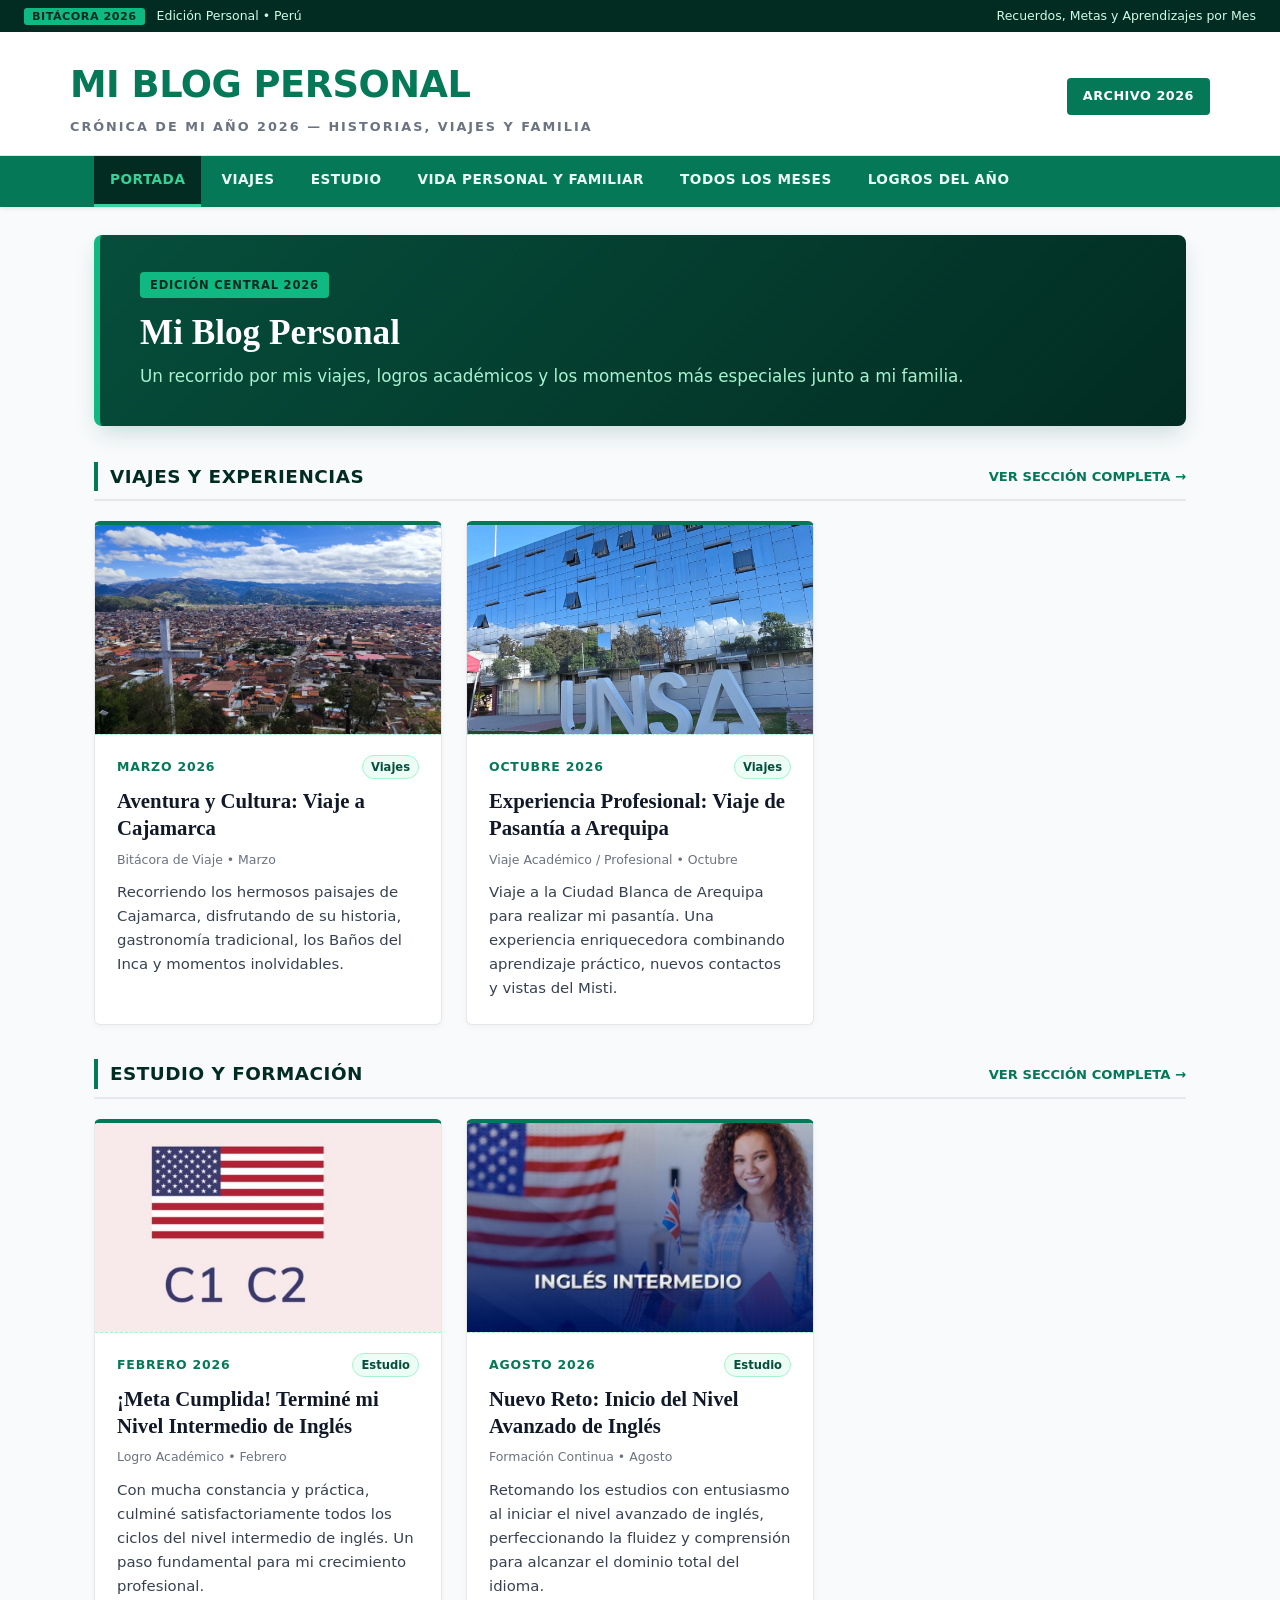
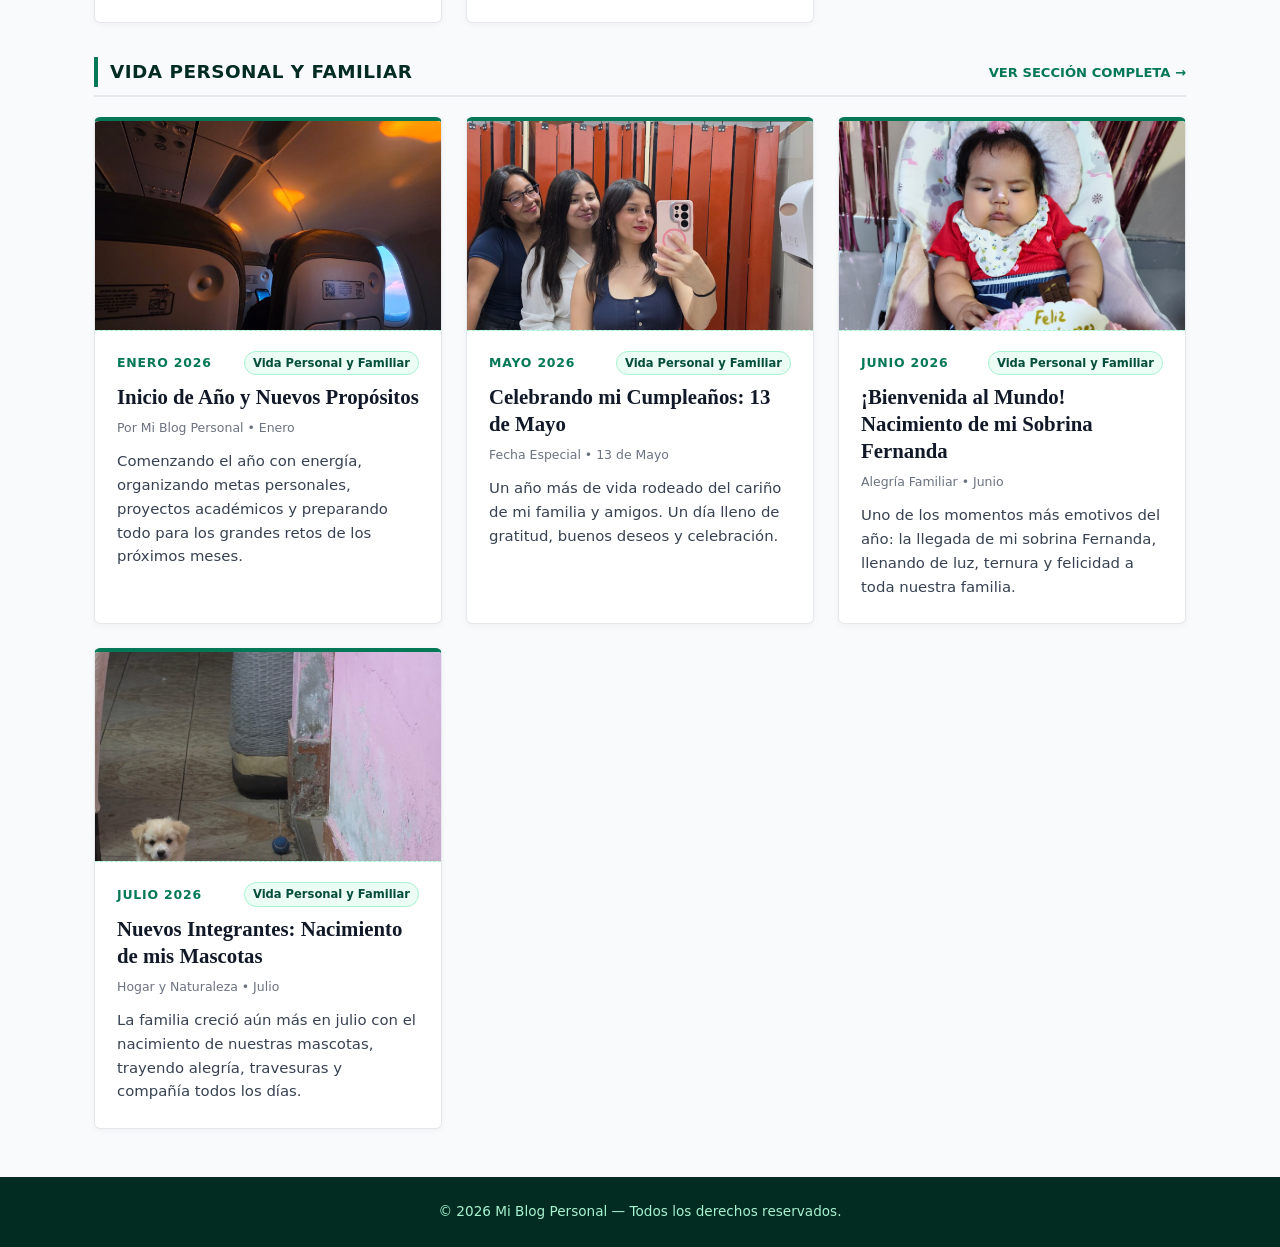
<file: blog/mi_blog_personal/index.html>
<!DOCTYPE html>
<html lang="es">
<head>
    <meta charset="UTF-8">
    <meta name="viewport" content="width=device-width, initial-scale=1.0">
    <title>Portada — Mi Blog Personal</title>
    <link rel="stylesheet" href="estilos.css">
</head>
<body>

    <div class="top-bar">
        <div>
            <span class="badge-live">Bitácora 2026</span>
            <span>Edición Personal • Perú</span>
        </div>
        <div>Recuerdos, Metas y Aprendizajes por Mes</div>
    </div>

    <header>
        <div class="header-inner">
            <div>
                <a href="index.html" class="site-title">Mi Blog Personal</a>
                <div class="site-subtitle">Crónica de mi año 2026 — Historias, viajes y familia</div>
            </div>
            <a href="meses.html" class="btn-edition">Archivo 2026</a>
        </div>
    </header>

    <nav>
        <div class="nav-inner">
            <a href="index.html" class="active">Portada</a>
            <a href="viajes.html" class="">Viajes</a>
            <a href="estudio.html" class="">Estudio</a>
            <a href="vida_personal.html" class="">Vida Personal y Familiar</a>
            <a href="meses.html" class="">Todos los Meses</a>
            <a href="certificaciones.html" class="">Logros del año</a>
        </div>
    </nav>

    <main class="container">
        <section class="hero-banner">
            <span class="hero-tag">EDICIÓN CENTRAL 2026</span>
            <h1>Mi Blog Personal</h1>
            <p>Un recorrido por mis viajes, logros académicos y los momentos más especiales junto a mi familia.</p>
        </section>


        <div class="section-header">
            <h2 class="section-title">Viajes y Experiencias</h2>
            <a href="viajes.html" class="section-link">Ver sección completa →</a>
        </div>
        <div class="cards-grid">
            <article class="card">
                <!-- ============================================================ -->
                <!-- COLOCA AQUÍ LA RUTA DE TU FOTO PARA MARZO: cambie el src -->
                <!-- ============================================================ -->
                <div class="photo-slot">
                    <img src="imagenes/mi_blog_personal/marzo.jpg" alt="Foto de Marzo"
                         onerror="this.style.display='none'; this.nextElementSibling.style.display='block';">
                    <div class="photo-placeholder" style="display:none;">
                        <strong>Espacio para foto: Paisaje o foto en Cajamarca</strong>
                        <span>Ruta esperada:</span><br>
                        <code>imagenes/marzo-cajamarca.jpg</code>
                    </div>
                </div>
                <div class="card-body">
                    <div class="card-meta-top">
                        <span class="month-badge">Marzo 2026</span>
                        <span class="category-pill">Viajes</span>
                    </div>
                    <h2>Aventura y Cultura: Viaje a Cajamarca</h2>
                    <div class="card-byline">Bitácora de Viaje • Marzo</div>
                    <p>Recorriendo los hermosos paisajes de Cajamarca, disfrutando de su historia, gastronomía tradicional, los Baños del Inca y momentos inolvidables.</p>
                </div>
            </article>
            <article class="card">
                <!-- ============================================================ -->
                <!-- COLOCA AQUÍ LA RUTA DE TU FOTO PARA OCTUBRE: cambie el src -->
                <!-- ============================================================ -->
                <div class="photo-slot">
                    <img src="imagenes/mi_blog_personal/octubre.jpg.jpeg" alt="Foto de Octubre"
                         onerror="this.style.display='none'; this.nextElementSibling.style.display='block';">
                    <div class="photo-placeholder" style="display:none;">
                        <strong>Espacio para foto: Foto en Arequipa durante la pasantía</strong>
                        <span>Ruta esperada:</span><br>
                        <code>imagenes/octubre-arequipa.jpg</code>
                    </div>
                </div>
                <div class="card-body">
                    <div class="card-meta-top">
                        <span class="month-badge">Octubre 2026</span>
                        <span class="category-pill">Viajes</span>
                    </div>
                    <h2>Experiencia Profesional: Viaje de Pasantía a Arequipa</h2>
                    <div class="card-byline">Viaje Académico / Profesional • Octubre</div>
                    <p>Viaje a la Ciudad Blanca de Arequipa para realizar mi pasantía. Una experiencia enriquecedora combinando aprendizaje práctico, nuevos contactos y vistas del Misti.</p>
                </div>
            </article>
        </div>

        <div class="section-header">
            <h2 class="section-title">Estudio y Formación</h2>
            <a href="estudio.html" class="section-link">Ver sección completa →</a>
        </div>
        <div class="cards-grid">
            <article class="card">
                <!-- ============================================================ -->
                <!-- COLOCA AQUÍ LA RUTA DE TU FOTO PARA FEBRERO: cambie el src -->
                <!-- ============================================================ -->
                <div class="photo-slot">
                    <img src="imagenes/mi_blog_personal/febrero.jpeg" alt="Foto de Febrero"
                         onerror="this.style.display='none'; this.nextElementSibling.style.display='block';">
                    <div class="photo-placeholder" style="display:none;">
                        <strong>Espacio para foto: Certificado o clase de Inglés Intermedio</strong>
                        <span>Ruta esperada:</span><br>
                        <code>imagenes/febrero-ingles.jpg</code>
                    </div>
                </div>
                <div class="card-body">
                    <div class="card-meta-top">
                        <span class="month-badge">Febrero 2026</span>
                        <span class="category-pill">Estudio</span>
                    </div>
                    <h2>¡Meta Cumplida! Terminé mi Nivel Intermedio de Inglés</h2>
                    <div class="card-byline">Logro Académico • Febrero</div>
                    <p>Con mucha constancia y práctica, culminé satisfactoriamente todos los ciclos del nivel intermedio de inglés. Un paso fundamental para mi crecimiento profesional.</p>
                </div>
            </article>
            <article class="card">
                <!-- ============================================================ -->
                <!-- COLOCA AQUÍ LA RUTA DE TU FOTO PARA AGOSTO: cambie el src -->
                <!-- ============================================================ -->
                <div class="photo-slot">
                    <img src="imagenes/mi_blog_personal/agosto.jpeg" alt="Foto de Agosto"
                         onerror="this.style.display='none'; this.nextElementSibling.style.display='block';">
                    <div class="photo-placeholder" style="display:none;">
                        <strong>Espacio para foto: Inicio de Inglés Avanzado</strong>
                        <span>Ruta esperada:</span><br>
                        <code>imagenes/agosto-ingles-avanzado.jpg</code>
                    </div>
                </div>
                <div class="card-body">
                    <div class="card-meta-top">
                        <span class="month-badge">Agosto 2026</span>
                        <span class="category-pill">Estudio</span>
                    </div>
                    <h2>Nuevo Reto: Inicio del Nivel Avanzado de Inglés</h2>
                    <div class="card-byline">Formación Continua • Agosto</div>
                    <p>Retomando los estudios con entusiasmo al iniciar el nivel avanzado de inglés, perfeccionando la fluidez y comprensión para alcanzar el dominio total del idioma.</p>
                </div>
            </article>
        </div>

        <div class="section-header">
            <h2 class="section-title">Vida Personal y Familiar</h2>
            <a href="vida_personal.html" class="section-link">Ver sección completa →</a>
        </div>
        <div class="cards-grid">
            <article class="card">
                <!-- ============================================================ -->
                <!-- COLOCA AQUÍ LA RUTA DE TU FOTO PARA ENERO: cambie el src -->
                <!-- ============================================================ -->
                <div class="photo-slot">
                    <img src="imagenes/mi_blog_personal/WhatsApp Image 2026-11-17 at 8.00.36 AM.jpeg" alt="Foto de Enero"
                         onerror="this.style.display='none'; this.nextElementSibling.style.display='block';">
                    <div class="photo-placeholder" style="display:none;">
                        <strong>Espacio para foto: Recuerdo de Enero</strong>
                        <span>Ruta esperada:</span><br>
                        <code>imagenes/enero.jpg</code>
                    </div>
                </div>
                <div class="card-body">
                    <div class="card-meta-top">
                        <span class="month-badge">Enero 2026</span>
                        <span class="category-pill">Vida Personal y Familiar</span>
                    </div>
                    <h2>Inicio de Año y Nuevos Propósitos</h2>
                    <div class="card-byline">Por Mi Blog Personal • Enero</div>
                    <p>Comenzando el año con energía, organizando metas personales, proyectos académicos y preparando todo para los grandes retos de los próximos meses.</p>
                </div>
            </article>
            <article class="card">
                <!-- ============================================================ -->
                <!-- COLOCA AQUÍ LA RUTA DE TU FOTO PARA MAYO: cambie el src -->
                <!-- ============================================================ -->
                <div class="photo-slot">
                    <img src="imagenes/mi_blog_personal/mayo.jpeg" alt="Foto de Mayo"
                         onerror="this.style.display='none'; this.nextElementSibling.style.display='block';">
                    <div class="photo-placeholder" style="display:none;">
                        <strong>Espacio para foto: Celebración del 13 de Mayo</strong>
                        <span>Ruta esperada:</span><br>
                        <code>imagenes/mayo-cumpleanos.jpg</code>
                    </div>
                </div>
                <div class="card-body">
                    <div class="card-meta-top">
                        <span class="month-badge">Mayo 2026</span>
                        <span class="category-pill">Vida Personal y Familiar</span>
                    </div>
                    <h2>Celebrando mi Cumpleaños: 13 de Mayo</h2>
                    <div class="card-byline">Fecha Especial • 13 de Mayo</div>
                    <p>Un año más de vida rodeado del cariño de mi familia y amigos. Un día lleno de gratitud, buenos deseos y celebración.</p>
                </div>
            </article>
            <article class="card">
                <!-- ============================================================ -->
                <!-- COLOCA AQUÍ LA RUTA DE TU FOTO PARA JUNIO: cambie el src -->
                <!-- ============================================================ -->
                <div class="photo-slot">
                    <img src="imagenes/mi_blog_personal/junio.jpg.jpeg" alt="Foto de Junio"
                         onerror="this.style.display='none'; this.nextElementSibling.style.display='block';">
                    <div class="photo-placeholder" style="display:none;">
                        <strong>Espacio para foto: Foto con mi sobrina Fernanda</strong>
                        <span>Ruta esperada:</span><br>
                        <code>imagenes/junio-fernanda.jpg</code>
                    </div>
                </div>
                <div class="card-body">
                    <div class="card-meta-top">
                        <span class="month-badge">Junio 2026</span>
                        <span class="category-pill">Vida Personal y Familiar</span>
                    </div>
                    <h2>¡Bienvenida al Mundo! Nacimiento de mi Sobrina Fernanda</h2>
                    <div class="card-byline">Alegría Familiar • Junio</div>
                    <p>Uno de los momentos más emotivos del año: la llegada de mi sobrina Fernanda, llenando de luz, ternura y felicidad a toda nuestra familia.</p>
                </div>
            </article>
            <article class="card">
                <!-- ============================================================ -->
                <!-- COLOCA AQUÍ LA RUTA DE TU FOTO PARA JULIO: cambie el src -->
                <!-- ============================================================ -->
                <div class="photo-slot">
                    <img src="imagenes/mi_blog_personal/julio.jpg.jpeg" alt="Foto de Julio"
                         onerror="this.style.display='none'; this.nextElementSibling.style.display='block';">
                    <div class="photo-placeholder" style="display:none;">
                        <strong>Espacio para foto: Foto de las mascotas recién nacidas</strong>
                        <span>Ruta esperada:</span><br>
                        <code>imagenes/julio-mascotas.jpg</code>
                    </div>
                </div>
                <div class="card-body">
                    <div class="card-meta-top">
                        <span class="month-badge">Julio 2026</span>
                        <span class="category-pill">Vida Personal y Familiar</span>
                    </div>
                    <h2>Nuevos Integrantes: Nacimiento de mis Mascotas</h2>
                    <div class="card-byline">Hogar y Naturaleza • Julio</div>
                    <p>La familia creció aún más en julio con el nacimiento de nuestras mascotas, trayendo alegría, travesuras y compañía todos los días.</p>
                </div>
            </article>
        </div>


        
    </main>

    <footer>
        <p>© 2026 Mi Blog Personal — Todos los derechos reservados.</p>
    </footer>

</body>
</html>
</file>
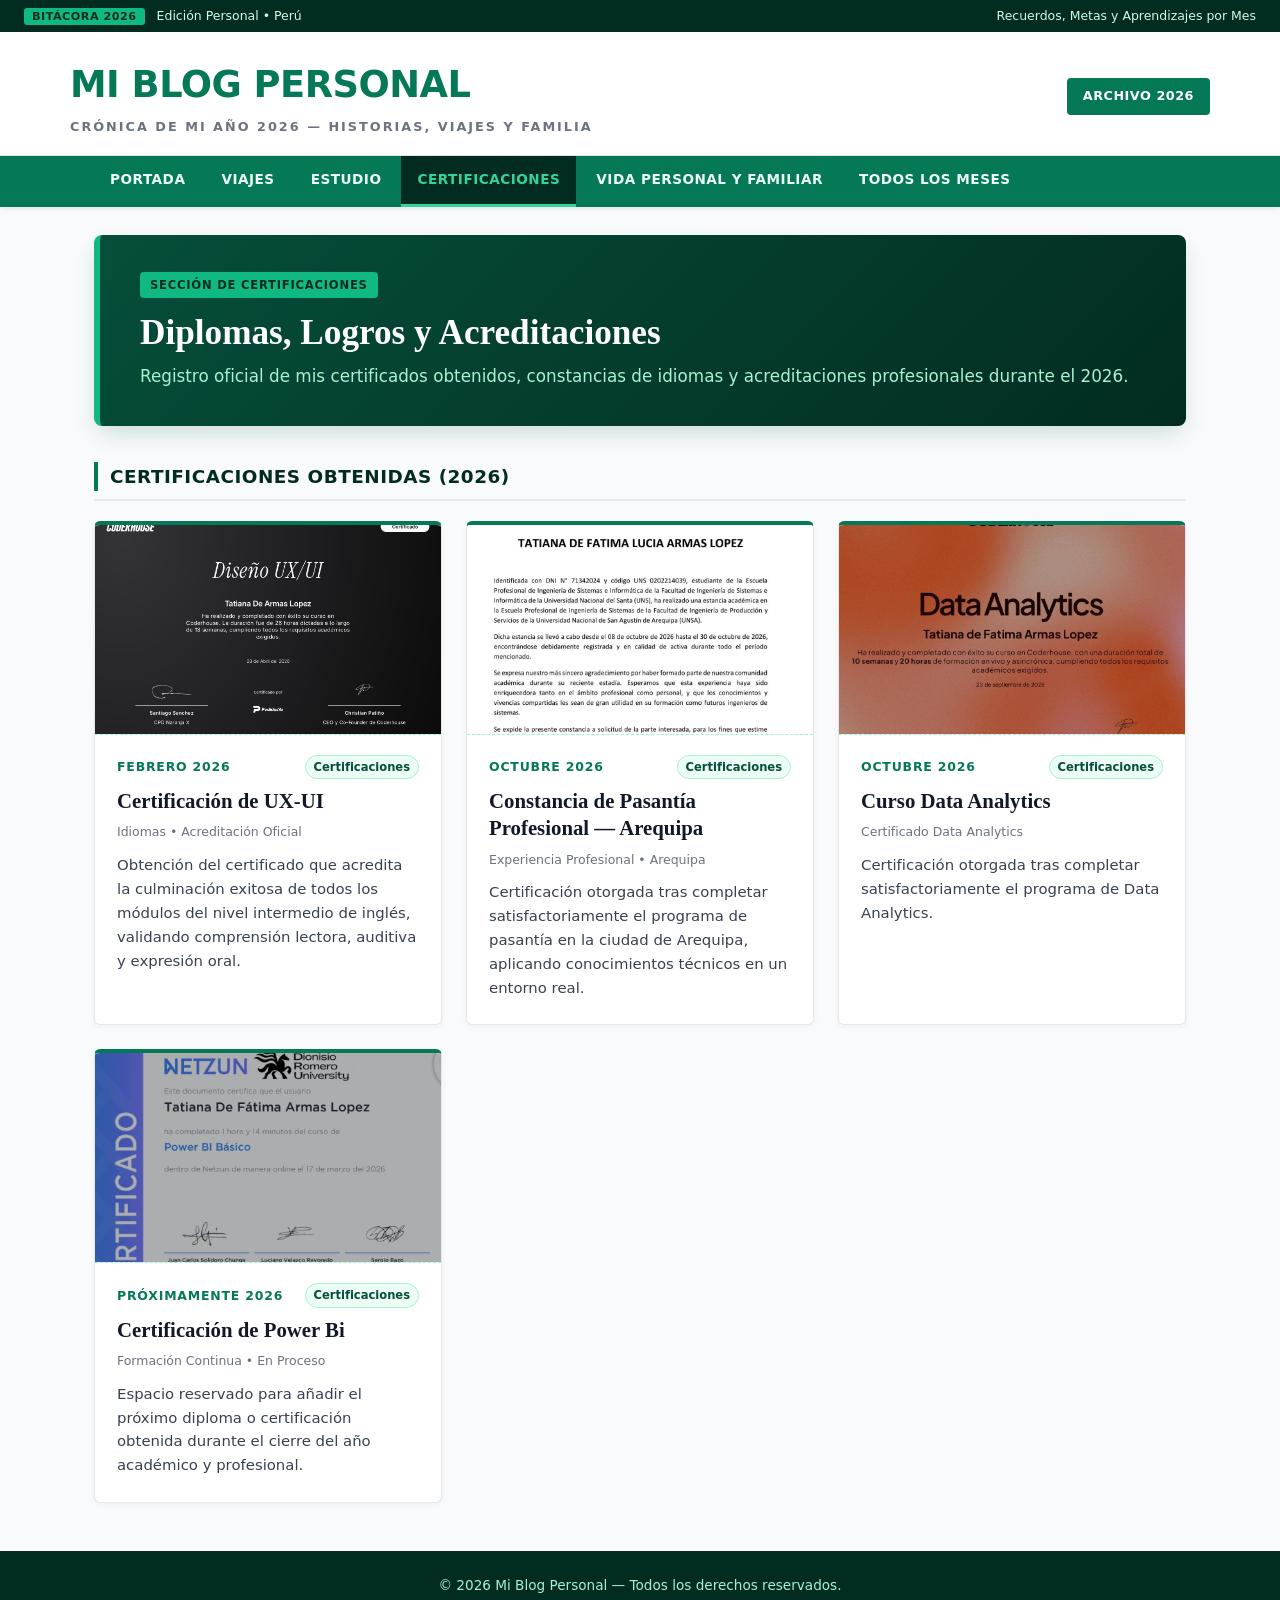
<file: blog/mi_blog_personal/certificaciones.html>
<!DOCTYPE html>
<html lang="es">
<head>
    <meta charset="UTF-8">
    <meta name="viewport" content="width=device-width, initial-scale=1.0">
    <title>Certificaciones — Mi Blog Personal</title>
    <link rel="stylesheet" href="estilos.css">
</head>
<body>

    <div class="top-bar">
        <div>
            <span class="badge-live">Bitácora 2026</span>
            <span>Edición Personal • Perú</span>
        </div>
        <div>Recuerdos, Metas y Aprendizajes por Mes</div>
    </div>

    <header>
        <div class="header-inner">
            <div>
                <a href="index.html" class="site-title">Mi Blog Personal</a>
                <div class="site-subtitle">Crónica de mi año 2026 — Historias, viajes y familia</div>
            </div>
            <a href="meses.html" class="btn-edition">Archivo 2026</a>
        </div>
    </header>

    <nav>
        <div class="nav-inner">
            <a href="index.html" class="">Portada</a>
            <a href="viajes.html" class="">Viajes</a>
            <a href="estudio.html" class="">Estudio</a>
            <a href="certificaciones.html" class="active">Certificaciones</a>
            <a href="vida_personal.html" class="">Vida Personal y Familiar</a>
            <a href="meses.html" class="">Todos los Meses</a>
        </div>
    </nav>

    <main class="container">
        <section class="hero-banner">
            <span class="hero-tag">SECCIÓN DE CERTIFICACIONES</span>
            <h1>Diplomas, Logros y Acreditaciones</h1>
            <p>Registro oficial de mis certificados obtenidos, constancias de idiomas y acreditaciones profesionales durante el 2026.</p>
        </section>

        <div class="section-header">
            <h2 class="section-title">Certificaciones Obtenidas (2026)</h2>
        </div>

        <div class="cards-grid">
            <article class="card">
                <!-- ============================================================ -->
                <!-- COLOCA AQUÍ LA RUTA DE TU FOTO PARA FEBRERO: cambie el src -->
                <!-- ============================================================ -->
                <div class="photo-slot">
                    <img src="imagenes/mi_blog_personal/curso_ux-ui.jpeg" alt="Certificado Inglés Intermedio"
                         onerror="this.style.display='none'; this.nextElementSibling.style.display='block';">
                    <div class="photo-placeholder" style="display:none;">
                        <strong>Espacio para foto: Diploma de Inglés Intermedio</strong>
                        <span>Ruta esperada:</span><br>
                        <code>imagenes/certificado-ingles-intermedio.jpg</code>
                    </div>
                </div>
                <div class="card-body">
                    <div class="card-meta-top">
                        <span class="month-badge">Febrero 2026</span>
                        <span class="category-pill">Certificaciones</span>
                    </div>
                    <h2>Certificación de UX-UI</h2>
                    <div class="card-byline">Idiomas • Acreditación Oficial</div>
                    <p>Obtención del certificado que acredita la culminación exitosa de todos los módulos del nivel intermedio de inglés, validando comprensión lectora, auditiva y expresión oral.</p>
                </div>
            </article>

            <article class="card">
                <!-- ============================================================ -->
                <!-- COLOCA AQUÍ LA RUTA DE TU FOTO PARA OCTUBRE: cambie el src -->
                <!-- ============================================================ -->
                <div class="photo-slot">
                    <img src="imagenes/mi_blog_personal/constancia_areq.jpeg" alt="Constancia de Pasantía en Arequipa"
                         onerror="this.style.display='none'; this.nextElementSibling.style.display='block';">
                    <div class="photo-placeholder" style="display:none;">
                        <strong>Espacio para foto: Constancia de Pasantía Arequipa</strong>
                        <span>Ruta esperada:</span><br>
                        <code>imagenes/certificado-pasantia-arequipa.jpg</code>
                    </div>
                </div>
                <div class="card-body">
                    <div class="card-meta-top">
                        <span class="month-badge">Octubre 2026</span>
                        <span class="category-pill">Certificaciones</span>
                    </div>
                    <h2>Constancia de Pasantía Profesional — Arequipa</h2>
                    <div class="card-byline">Experiencia Profesional • Arequipa</div>
                    <p>Certificación otorgada tras completar satisfactoriamente el programa de pasantía en la ciudad de Arequipa, aplicando conocimientos técnicos en un entorno real.</p>
                </div>
            </article>

                        <article class="card">
                <!-- ============================================================ -->
                <!-- COLOCA AQUÍ LA RUTA DE TU FOTO PARA OCTUBRE: cambie el src -->
                <!-- ============================================================ -->
                <div class="photo-slot">
                    <img src="imagenes/mi_blog_personal/curso_dataa.jpeg" alt="Constancia de Pasantía en Arequipa"
                         onerror="this.style.display='none'; this.nextElementSibling.style.display='block';">
                    <div class="photo-placeholder" style="display:none;">
                        <strong>Espacio para foto: Constancia de Pasantía Arequipa</strong>
                        <span>Ruta esperada:</span><br>
                        <code>imagenes/certificado-pasantia-arequipa.jpg</code>
                    </div>
                </div>
                <div class="card-body">
                    <div class="card-meta-top">
                        <span class="month-badge">Octubre 2026</span>
                        <span class="category-pill">Certificaciones</span>
                    </div>
                    <h2>Curso Data Analytics</h2>
                    <div class="card-byline">Certificado Data Analytics</div>
                    <p>Certificación otorgada tras completar satisfactoriamente el programa de Data Analytics.</p>
                </div>
            </article>

            <article class="card">
                <!-- ============================================================ -->
                <!-- COLOCA AQUÍ LA RUTA DE TU FOTO PARA NUEVA CERTIFICACIÓN -->
                <!-- ============================================================ -->
                <div class="photo-slot">
                    <img src="imagenes/mi_blog_personal/curso_power.jpeg" alt="Certificación Adicional"
                         onerror="this.style.display='none'; this.nextElementSibling.style.display='block';">
                    <div class="photo-placeholder" style="display:none;">
                        <strong>Espacio para foto: Nueva Certificación o Curso</strong>
                        <span>Ruta esperada:</span><br>
                        <code>imagenes/certificado-adicional.jpg</code>
                    </div>
                </div>
                <div class="card-body">
                    <div class="card-meta-top">
                        <span class="month-badge">Próximamente 2026</span>
                        <span class="category-pill">Certificaciones</span>
                    </div>
                    <h2>Certificación de Power Bi</h2>
                    <div class="card-byline">Formación Continua • En Proceso</div>
                    <p>Espacio reservado para añadir el próximo diploma o certificación obtenida durante el cierre del año académico y profesional.</p>
                </div>
            </article>
        </div>

        
    </main>

    <footer>
        <p>© 2026 Mi Blog Personal — Todos los derechos reservados.</p>
    </footer>

</body>
</html>
</file>
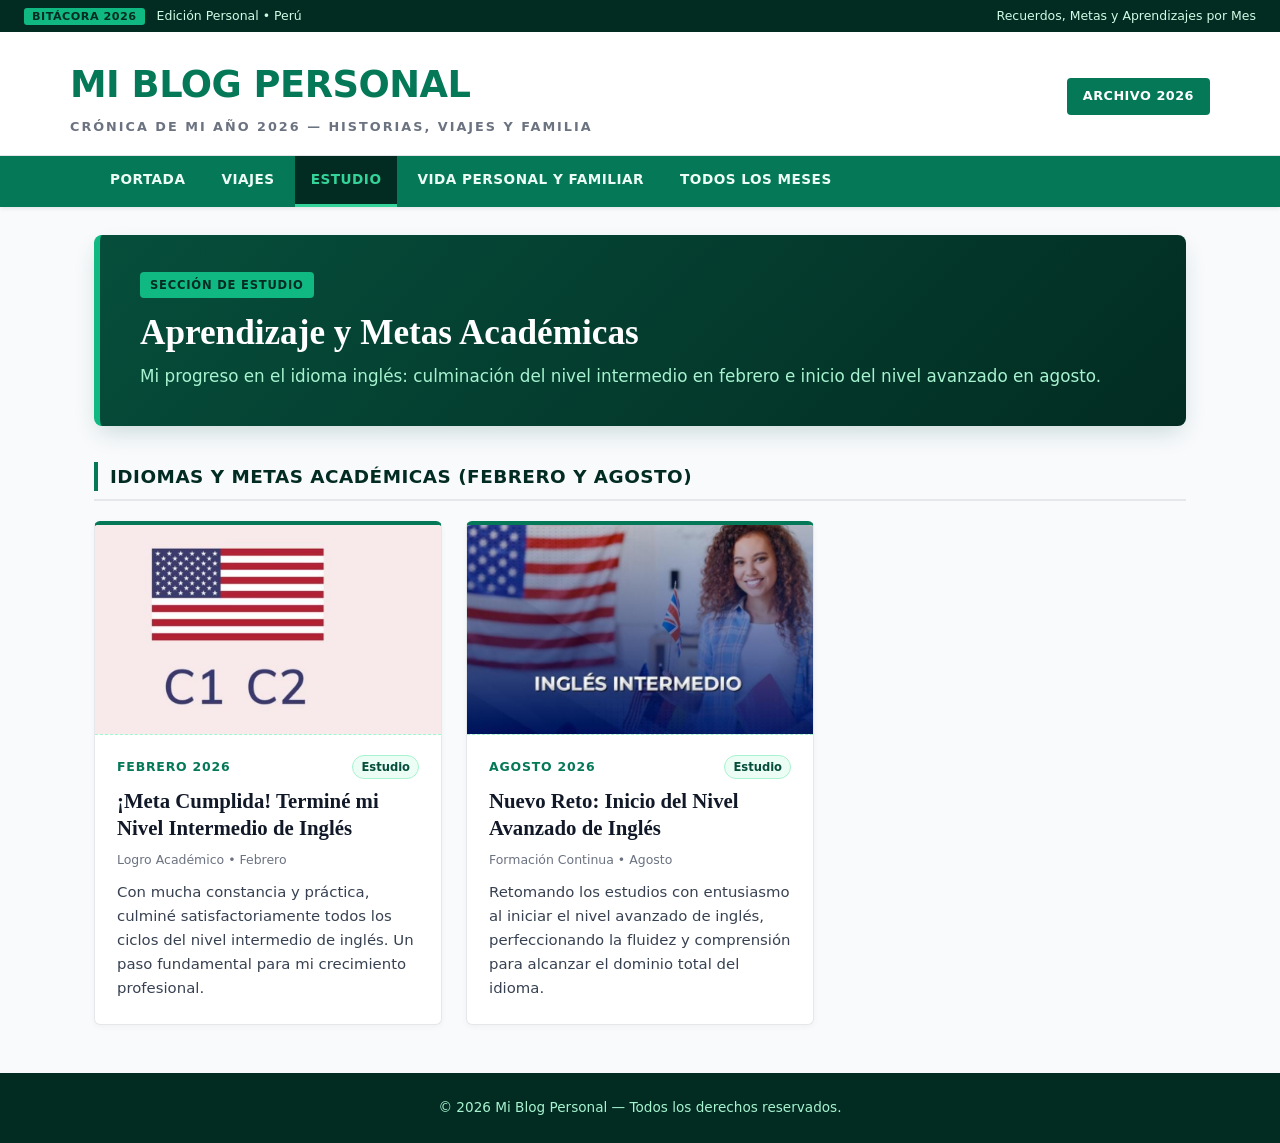
<file: blog/mi_blog_personal/estudio.html>
<!DOCTYPE html>
<html lang="es">
<head>
    <meta charset="UTF-8">
    <meta name="viewport" content="width=device-width, initial-scale=1.0">
    <title>Estudio — Mi Blog Personal</title>
    <link rel="stylesheet" href="estilos.css">
</head>
<body>

    <div class="top-bar">
        <div>
            <span class="badge-live">Bitácora 2026</span>
            <span>Edición Personal • Perú</span>
        </div>
        <div>Recuerdos, Metas y Aprendizajes por Mes</div>
    </div>

    <header>
        <div class="header-inner">
            <div>
                <a href="index.html" class="site-title">Mi Blog Personal</a>
                <div class="site-subtitle">Crónica de mi año 2026 — Historias, viajes y familia</div>
            </div>
            <a href="meses.html" class="btn-edition">Archivo 2026</a>
        </div>
    </header>

    <nav>
        <div class="nav-inner">
            <a href="index.html" class="">Portada</a>
            <a href="viajes.html" class="">Viajes</a>
            <a href="estudio.html" class="active">Estudio</a>
            <a href="vida_personal.html" class="">Vida Personal y Familiar</a>
            <a href="meses.html" class="">Todos los Meses</a>
        </div>
    </nav>

    <main class="container">
        <section class="hero-banner">
            <span class="hero-tag">SECCIÓN DE ESTUDIO</span>
            <h1>Aprendizaje y Metas Académicas</h1>
            <p>Mi progreso en el idioma inglés: culminación del nivel intermedio en febrero e inicio del nivel avanzado en agosto.</p>
        </section>


        <div class="section-header">
            <h2 class="section-title">Idiomas y Metas Académicas (Febrero y Agosto)</h2>
        </div>
        <div class="cards-grid">
            <article class="card">
                <!-- ============================================================ -->
                <!-- COLOCA AQUÍ LA RUTA DE TU FOTO PARA FEBRERO: cambie el src -->
                <!-- ============================================================ -->
                <div class="photo-slot">
                    <img src="imagenes/mi_blog_personal/febrero.jpeg" alt="Foto de Febrero"
                         onerror="this.style.display='none'; this.nextElementSibling.style.display='block';">
                    <div class="photo-placeholder" style="display:none;">
                        <strong>Espacio para foto: Certificado o clase de Inglés Intermedio</strong>
                        <span>Ruta esperada:</span><br>
                        <code>imagenes/febrero-ingles.jpg</code>
                    </div>
                </div>
                <div class="card-body">
                    <div class="card-meta-top">
                        <span class="month-badge">Febrero 2026</span>
                        <span class="category-pill">Estudio</span>
                    </div>
                    <h2>¡Meta Cumplida! Terminé mi Nivel Intermedio de Inglés</h2>
                    <div class="card-byline">Logro Académico • Febrero</div>
                    <p>Con mucha constancia y práctica, culminé satisfactoriamente todos los ciclos del nivel intermedio de inglés. Un paso fundamental para mi crecimiento profesional.</p>
                </div>
            </article>
            <article class="card">
                <!-- ============================================================ -->
                <!-- COLOCA AQUÍ LA RUTA DE TU FOTO PARA AGOSTO: cambie el src -->
                <!-- ============================================================ -->
                <div class="photo-slot">
                    <img src="imagenes/mi_blog_personal/agosto.jpeg" alt="Foto de Agosto"
                         onerror="this.style.display='none'; this.nextElementSibling.style.display='block';">
                    <div class="photo-placeholder" style="display:none;">
                        <strong>Espacio para foto: Inicio de Inglés Avanzado</strong>
                        <span>Ruta esperada:</span><br>
                        <code>imagenes/agosto-ingles-avanzado.jpg</code>
                    </div>
                </div>
                <div class="card-body">
                    <div class="card-meta-top">
                        <span class="month-badge">Agosto 2026</span>
                        <span class="category-pill">Estudio</span>
                    </div>
                    <h2>Nuevo Reto: Inicio del Nivel Avanzado de Inglés</h2>
                    <div class="card-byline">Formación Continua • Agosto</div>
                    <p>Retomando los estudios con entusiasmo al iniciar el nivel avanzado de inglés, perfeccionando la fluidez y comprensión para alcanzar el dominio total del idioma.</p>
                </div>
            </article>
        </div>


        
    </main>

    <footer>
        <p>© 2026 Mi Blog Personal — Todos los derechos reservados.</p>
    </footer>

</body>
</html>
</file>
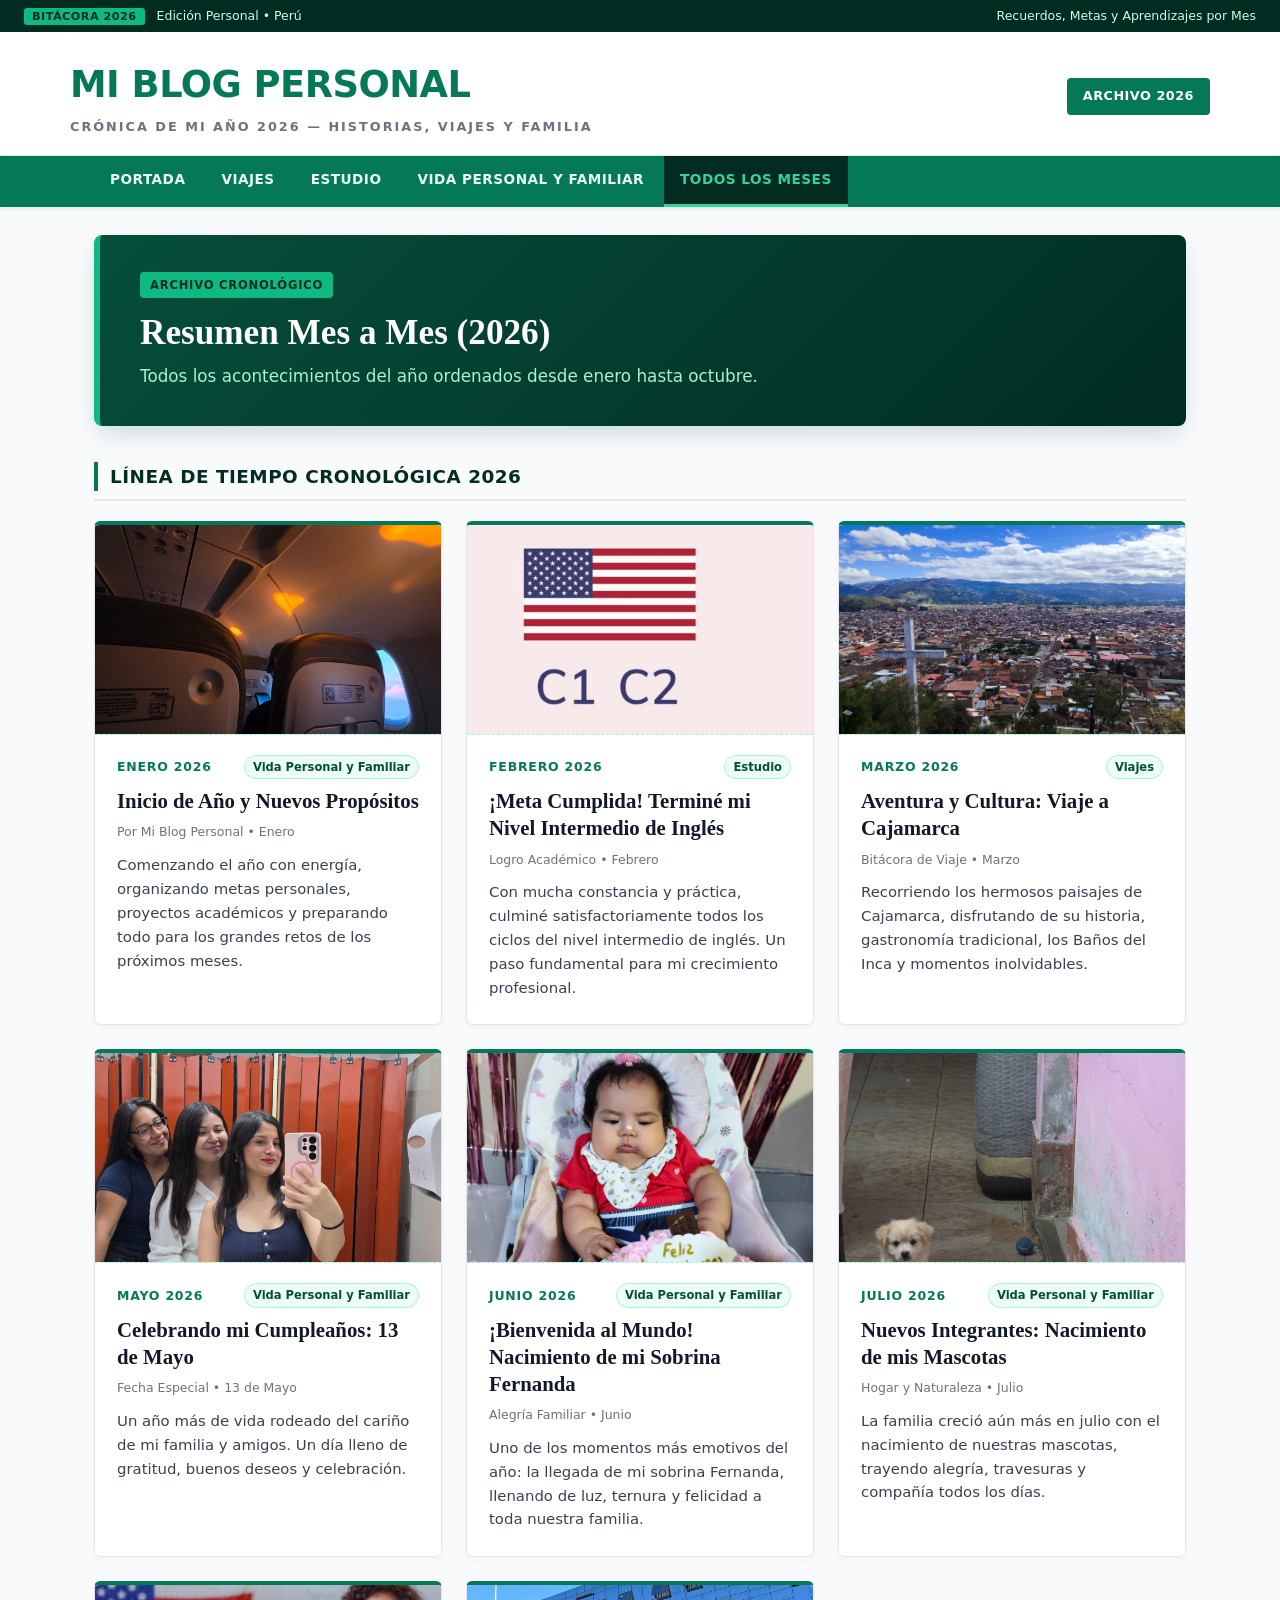
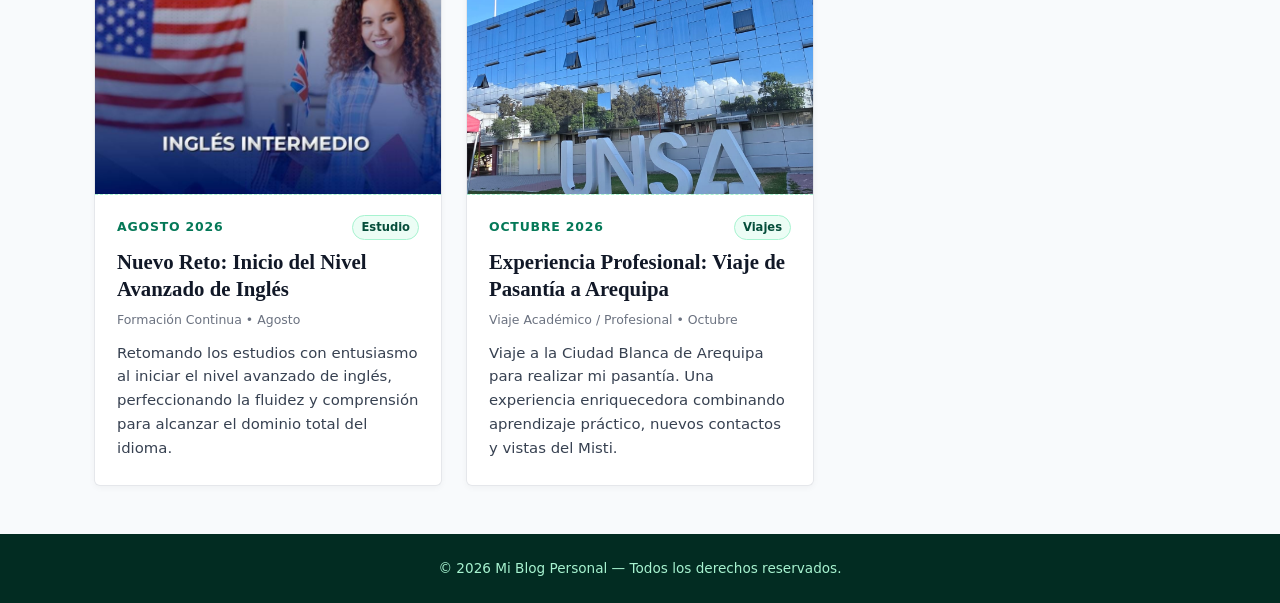
<file: blog/mi_blog_personal/meses.html>
<!DOCTYPE html>
<html lang="es">
<head>
    <meta charset="UTF-8">
    <meta name="viewport" content="width=device-width, initial-scale=1.0">
    <title>Todos los Meses — Mi Blog Personal</title>
    <link rel="stylesheet" href="estilos.css">
</head>
<body>

    <div class="top-bar">
        <div>
            <span class="badge-live">Bitácora 2026</span>
            <span>Edición Personal • Perú</span>
        </div>
        <div>Recuerdos, Metas y Aprendizajes por Mes</div>
    </div>

    <header>
        <div class="header-inner">
            <div>
                <a href="index.html" class="site-title">Mi Blog Personal</a>
                <div class="site-subtitle">Crónica de mi año 2026 — Historias, viajes y familia</div>
            </div>
            <a href="meses.html" class="btn-edition">Archivo 2026</a>
        </div>
    </header>

    <nav>
        <div class="nav-inner">
            <a href="index.html" class="">Portada</a>
            <a href="viajes.html" class="">Viajes</a>
            <a href="estudio.html" class="">Estudio</a>
            <a href="vida_personal.html" class="">Vida Personal y Familiar</a>
            <a href="meses.html" class="active">Todos los Meses</a>
        </div>
    </nav>

    <main class="container">
        <section class="hero-banner">
            <span class="hero-tag">ARCHIVO CRONOLÓGICO</span>
            <h1>Resumen Mes a Mes (2026)</h1>
            <p>Todos los acontecimientos del año ordenados desde enero hasta octubre.</p>
        </section>


        <div class="section-header">
            <h2 class="section-title">Línea de Tiempo Cronológica 2026</h2>
        </div>
        <div class="cards-grid">
            <article class="card">
                <!-- ============================================================ -->
                <!-- COLOCA AQUÍ LA RUTA DE TU FOTO PARA ENERO: cambie el src -->
                <!-- ============================================================ -->
                <div class="photo-slot">
                    <img src="imagenes/mi_blog_personal/WhatsApp Image 2026-11-17 at 8.00.36 AM.jpeg" alt="Foto de Enero"
                         onerror="this.style.display='none'; this.nextElementSibling.style.display='block';">
                    <div class="photo-placeholder" style="display:none;">
                        <strong>Espacio para foto: Recuerdo de Enero</strong>
                        <span>Ruta esperada:</span><br>
                        <code>imagenes/enero.jpg</code>
                    </div>
                </div>
                <div class="card-body">
                    <div class="card-meta-top">
                        <span class="month-badge">Enero 2026</span>
                        <span class="category-pill">Vida Personal y Familiar</span>
                    </div>
                    <h2>Inicio de Año y Nuevos Propósitos</h2>
                    <div class="card-byline">Por Mi Blog Personal • Enero</div>
                    <p>Comenzando el año con energía, organizando metas personales, proyectos académicos y preparando todo para los grandes retos de los próximos meses.</p>
                </div>
            </article>
            <article class="card">
                <!-- ============================================================ -->
                <!-- COLOCA AQUÍ LA RUTA DE TU FOTO PARA FEBRERO: cambie el src -->
                <!-- ============================================================ -->
                <div class="photo-slot">
                    <img src="imagenes/mi_blog_personal/febrero.jpeg" alt="Foto de Febrero"
                         onerror="this.style.display='none'; this.nextElementSibling.style.display='block';">
                    <div class="photo-placeholder" style="display:none;">
                        <strong>Espacio para foto: Certificado o clase de Inglés Intermedio</strong>
                        <span>Ruta esperada:</span><br>
                        <code>imagenes/febrero-ingles.jpg</code>
                    </div>
                </div>
                <div class="card-body">
                    <div class="card-meta-top">
                        <span class="month-badge">Febrero 2026</span>
                        <span class="category-pill">Estudio</span>
                    </div>
                    <h2>¡Meta Cumplida! Terminé mi Nivel Intermedio de Inglés</h2>
                    <div class="card-byline">Logro Académico • Febrero</div>
                    <p>Con mucha constancia y práctica, culminé satisfactoriamente todos los ciclos del nivel intermedio de inglés. Un paso fundamental para mi crecimiento profesional.</p>
                </div>
            </article>
            <article class="card">
                <!-- ============================================================ -->
                <!-- COLOCA AQUÍ LA RUTA DE TU FOTO PARA MARZO: cambie el src -->
                <!-- ============================================================ -->
                <div class="photo-slot">
                    <img src="imagenes/mi_blog_personal/marzo.jpg" alt="Foto de Marzo"
                         onerror="this.style.display='none'; this.nextElementSibling.style.display='block';">
                    <div class="photo-placeholder" style="display:none;">
                        <strong>Espacio para foto: Paisaje o foto en Cajamarca</strong>
                        <span>Ruta esperada:</span><br>
                        <code>imagenes/marzo-cajamarca.jpg</code>
                    </div>
                </div>
                <div class="card-body">
                    <div class="card-meta-top">
                        <span class="month-badge">Marzo 2026</span>
                        <span class="category-pill">Viajes</span>
                    </div>
                    <h2>Aventura y Cultura: Viaje a Cajamarca</h2>
                    <div class="card-byline">Bitácora de Viaje • Marzo</div>
                    <p>Recorriendo los hermosos paisajes de Cajamarca, disfrutando de su historia, gastronomía tradicional, los Baños del Inca y momentos inolvidables.</p>
                </div>
            </article>
            <article class="card">
                <!-- ============================================================ -->
                <!-- COLOCA AQUÍ LA RUTA DE TU FOTO PARA MAYO: cambie el src -->
                <!-- ============================================================ -->
                <div class="photo-slot">
                    <img src="imagenes/mi_blog_personal/mayo.jpeg" alt="Foto de Mayo"
                         onerror="this.style.display='none'; this.nextElementSibling.style.display='block';">
                    <div class="photo-placeholder" style="display:none;">
                        <strong>Espacio para foto: Celebración del 13 de Mayo</strong>
                        <span>Ruta esperada:</span><br>
                        <code>imagenes/mayo-cumpleanos.jpg</code>
                    </div>
                </div>
                <div class="card-body">
                    <div class="card-meta-top">
                        <span class="month-badge">Mayo 2026</span>
                        <span class="category-pill">Vida Personal y Familiar</span>
                    </div>
                    <h2>Celebrando mi Cumpleaños: 13 de Mayo</h2>
                    <div class="card-byline">Fecha Especial • 13 de Mayo</div>
                    <p>Un año más de vida rodeado del cariño de mi familia y amigos. Un día lleno de gratitud, buenos deseos y celebración.</p>
                </div>
            </article>
            <article class="card">
                <!-- ============================================================ -->
                <!-- COLOCA AQUÍ LA RUTA DE TU FOTO PARA JUNIO: cambie el src -->
                <!-- ============================================================ -->
                <div class="photo-slot">
                    <img src="imagenes/mi_blog_personal/junio.jpg.jpeg" alt="Foto de Junio"
                         onerror="this.style.display='none'; this.nextElementSibling.style.display='block';">
                    <div class="photo-placeholder" style="display:none;">
                        <strong>Espacio para foto: Foto con mi sobrina Fernanda</strong>
                        <span>Ruta esperada:</span><br>
                        <code>imagenes/junio-fernanda.jpg</code>
                    </div>
                </div>
                <div class="card-body">
                    <div class="card-meta-top">
                        <span class="month-badge">Junio 2026</span>
                        <span class="category-pill">Vida Personal y Familiar</span>
                    </div>
                    <h2>¡Bienvenida al Mundo! Nacimiento de mi Sobrina Fernanda</h2>
                    <div class="card-byline">Alegría Familiar • Junio</div>
                    <p>Uno de los momentos más emotivos del año: la llegada de mi sobrina Fernanda, llenando de luz, ternura y felicidad a toda nuestra familia.</p>
                </div>
            </article>
            <article class="card">
                <!-- ============================================================ -->
                <!-- COLOCA AQUÍ LA RUTA DE TU FOTO PARA JULIO: cambie el src -->
                <!-- ============================================================ -->
                <div class="photo-slot">
                    <img src="imagenes/mi_blog_personal/julio.jpg.jpeg" alt="Foto de Julio"
                         onerror="this.style.display='none'; this.nextElementSibling.style.display='block';">
                    <div class="photo-placeholder" style="display:none;">
                        <strong>Espacio para foto: Foto de las mascotas recién nacidas</strong>
                        <span>Ruta esperada:</span><br>
                        <code>imagenes/julio-mascotas.jpg</code>
                    </div>
                </div>
                <div class="card-body">
                    <div class="card-meta-top">
                        <span class="month-badge">Julio 2026</span>
                        <span class="category-pill">Vida Personal y Familiar</span>
                    </div>
                    <h2>Nuevos Integrantes: Nacimiento de mis Mascotas</h2>
                    <div class="card-byline">Hogar y Naturaleza • Julio</div>
                    <p>La familia creció aún más en julio con el nacimiento de nuestras mascotas, trayendo alegría, travesuras y compañía todos los días.</p>
                </div>
            </article>
            <article class="card">
                <!-- ============================================================ -->
                <!-- COLOCA AQUÍ LA RUTA DE TU FOTO PARA AGOSTO: cambie el src -->
                <!-- ============================================================ -->
                <div class="photo-slot">
                    <img src="imagenes/mi_blog_personal/agosto.jpeg" alt="Foto de Agosto"
                         onerror="this.style.display='none'; this.nextElementSibling.style.display='block';">
                    <div class="photo-placeholder" style="display:none;">
                        <strong>Espacio para foto: Inicio de Inglés Avanzado</strong>
                        <span>Ruta esperada:</span><br>
                        <code>imagenes/agosto-ingles-avanzado.jpg</code>
                    </div>
                </div>
                <div class="card-body">
                    <div class="card-meta-top">
                        <span class="month-badge">Agosto 2026</span>
                        <span class="category-pill">Estudio</span>
                    </div>
                    <h2>Nuevo Reto: Inicio del Nivel Avanzado de Inglés</h2>
                    <div class="card-byline">Formación Continua • Agosto</div>
                    <p>Retomando los estudios con entusiasmo al iniciar el nivel avanzado de inglés, perfeccionando la fluidez y comprensión para alcanzar el dominio total del idioma.</p>
                </div>
            </article>
            <article class="card">
                <!-- ============================================================ -->
                <!-- COLOCA AQUÍ LA RUTA DE TU FOTO PARA OCTUBRE: cambie el src -->
                <!-- ============================================================ -->
                <div class="photo-slot">
                    <img src="imagenes/mi_blog_personal/octubre.jpg.jpeg" alt="Foto de Octubre"
                         onerror="this.style.display='none'; this.nextElementSibling.style.display='block';">
                    <div class="photo-placeholder" style="display:none;">
                        <strong>Espacio para foto: Foto en Arequipa durante la pasantía</strong>
                        <span>Ruta esperada:</span><br>
                        <code>imagenes/octubre-arequipa.jpg</code>
                    </div>
                </div>
                <div class="card-body">
                    <div class="card-meta-top">
                        <span class="month-badge">Octubre 2026</span>
                        <span class="category-pill">Viajes</span>
                    </div>
                    <h2>Experiencia Profesional: Viaje de Pasantía a Arequipa</h2>
                    <div class="card-byline">Viaje Académico / Profesional • Octubre</div>
                    <p>Viaje a la Ciudad Blanca de Arequipa para realizar mi pasantía. Una experiencia enriquecedora combinando aprendizaje práctico, nuevos contactos y vistas del Misti.</p>
                </div>
            </article>
        </div>


        
    </main>

    <footer>
        <p>© 2026 Mi Blog Personal — Todos los derechos reservados.</p>
    </footer>

</body>
</html>
</file>
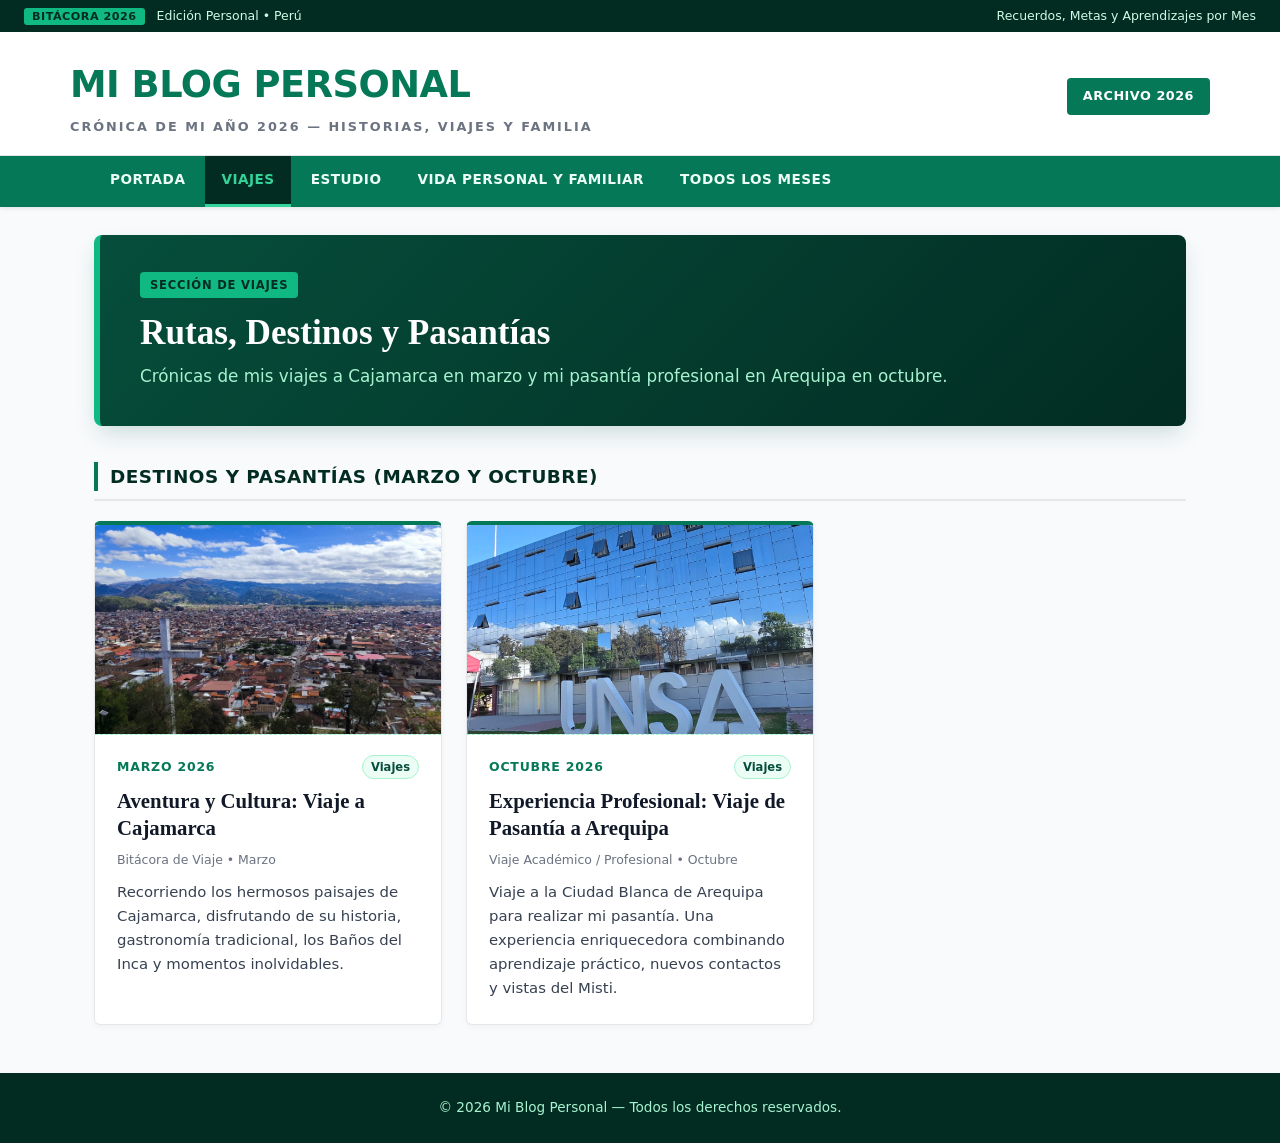
<file: blog/mi_blog_personal/viajes.html>
<!DOCTYPE html>
<html lang="es">
<head>
    <meta charset="UTF-8">
    <meta name="viewport" content="width=device-width, initial-scale=1.0">
    <title>Viajes — Mi Blog Personal</title>
    <link rel="stylesheet" href="estilos.css">
</head>
<body>

    <div class="top-bar">
        <div>
            <span class="badge-live">Bitácora 2026</span>
            <span>Edición Personal • Perú</span>
        </div>
        <div>Recuerdos, Metas y Aprendizajes por Mes</div>
    </div>

    <header>
        <div class="header-inner">
            <div>
                <a href="index.html" class="site-title">Mi Blog Personal</a>
                <div class="site-subtitle">Crónica de mi año 2026 — Historias, viajes y familia</div>
            </div>
            <a href="meses.html" class="btn-edition">Archivo 2026</a>
        </div>
    </header>

    <nav>
        <div class="nav-inner">
            <a href="index.html" class="">Portada</a>
            <a href="viajes.html" class="active">Viajes</a>
            <a href="estudio.html" class="">Estudio</a>
            <a href="vida_personal.html" class="">Vida Personal y Familiar</a>
            <a href="meses.html" class="">Todos los Meses</a>
        </div>
    </nav>

    <main class="container">
        <section class="hero-banner">
            <span class="hero-tag">SECCIÓN DE VIAJES</span>
            <h1>Rutas, Destinos y Pasantías</h1>
            <p>Crónicas de mis viajes a Cajamarca en marzo y mi pasantía profesional en Arequipa en octubre.</p>
        </section>


        <div class="section-header">
            <h2 class="section-title">Destinos y Pasantías (Marzo y Octubre)</h2>
        </div>
        <div class="cards-grid">
            <article class="card">
                <!-- ============================================================ -->
                <!-- COLOCA AQUÍ LA RUTA DE TU FOTO PARA MARZO: cambie el src -->
                <!-- ============================================================ -->
                <div class="photo-slot">
                    <img src="imagenes/mi_blog_personal/marzo.jpg" alt="Foto de Marzo"
                         onerror="this.style.display='none'; this.nextElementSibling.style.display='block';">
                    <div class="photo-placeholder" style="display:none;">
                        <strong>Espacio para foto: Paisaje o foto en Cajamarca</strong>
                        <span>Ruta esperada:</span><br>
                        <code>imagenes/marzo-cajamarca.jpg</code>
                    </div>
                </div>
                <div class="card-body">
                    <div class="card-meta-top">
                        <span class="month-badge">Marzo 2026</span>
                        <span class="category-pill">Viajes</span>
                    </div>
                    <h2>Aventura y Cultura: Viaje a Cajamarca</h2>
                    <div class="card-byline">Bitácora de Viaje • Marzo</div>
                    <p>Recorriendo los hermosos paisajes de Cajamarca, disfrutando de su historia, gastronomía tradicional, los Baños del Inca y momentos inolvidables.</p>
                </div>
            </article>
            <article class="card">
                <!-- ============================================================ -->
                <!-- COLOCA AQUÍ LA RUTA DE TU FOTO PARA OCTUBRE: cambie el src -->
                <!-- ============================================================ -->
                <div class="photo-slot">
                    <img src="imagenes/mi_blog_personal/octubre.jpg.jpeg" alt="Foto de Octubre"
                         onerror="this.style.display='none'; this.nextElementSibling.style.display='block';">
                    <div class="photo-placeholder" style="display:none;">
                        <strong>Espacio para foto: Foto en Arequipa durante la pasantía</strong>
                        <span>Ruta esperada:</span><br>
                        <code>imagenes/octubre-arequipa.jpg</code>
                    </div>
                </div>
                <div class="card-body">
                    <div class="card-meta-top">
                        <span class="month-badge">Octubre 2026</span>
                        <span class="category-pill">Viajes</span>
                    </div>
                    <h2>Experiencia Profesional: Viaje de Pasantía a Arequipa</h2>
                    <div class="card-byline">Viaje Académico / Profesional • Octubre</div>
                    <p>Viaje a la Ciudad Blanca de Arequipa para realizar mi pasantía. Una experiencia enriquecedora combinando aprendizaje práctico, nuevos contactos y vistas del Misti.</p>
                </div>
            </article>
        </div>


        
    </main>

    <footer>
        <p>© 2026 Mi Blog Personal — Todos los derechos reservados.</p>
    </footer>

</body>
</html>
</file>
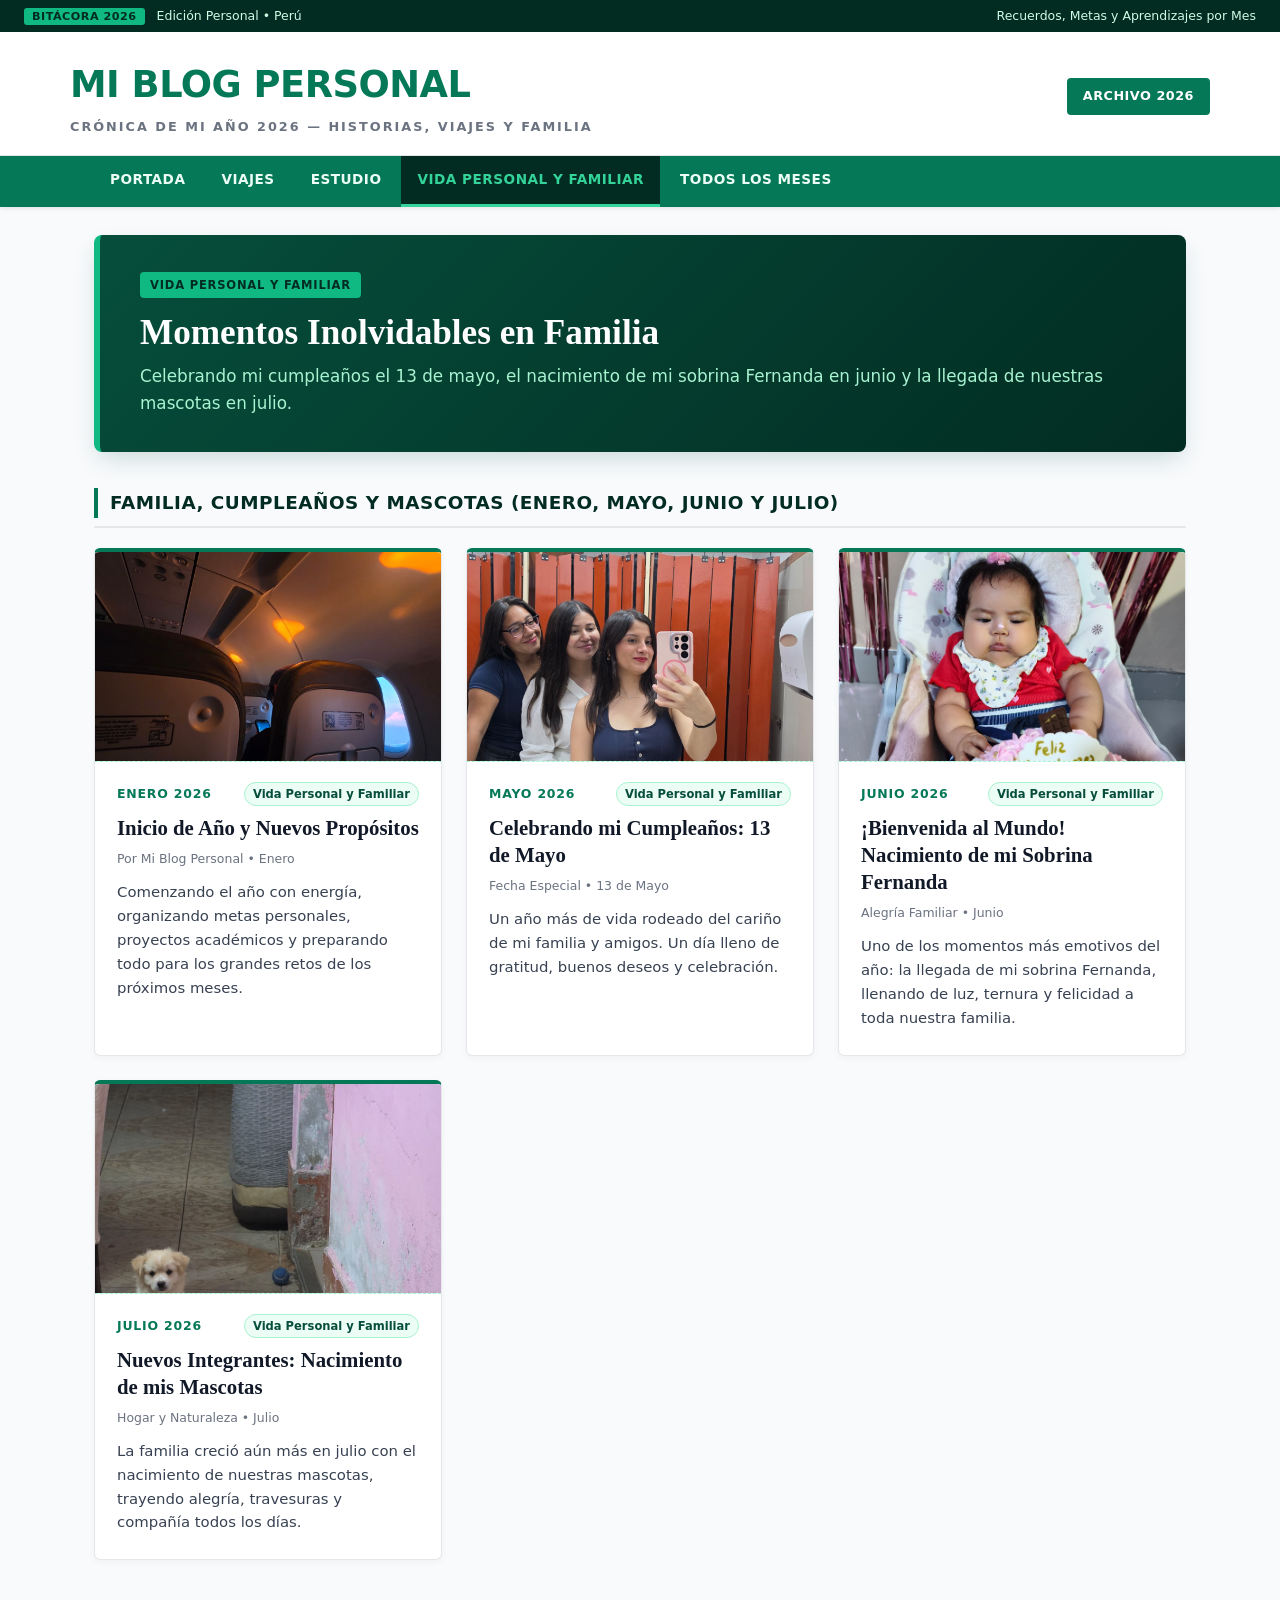
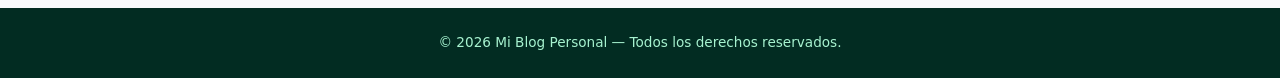
<file: blog/mi_blog_personal/vida_personal.html>
<!DOCTYPE html>
<html lang="es">
<head>
    <meta charset="UTF-8">
    <meta name="viewport" content="width=device-width, initial-scale=1.0">
    <title>Vida Personal y Familiar — Mi Blog Personal</title>
    <link rel="stylesheet" href="estilos.css">
</head>
<body>

    <div class="top-bar">
        <div>
            <span class="badge-live">Bitácora 2026</span>
            <span>Edición Personal • Perú</span>
        </div>
        <div>Recuerdos, Metas y Aprendizajes por Mes</div>
    </div>

    <header>
        <div class="header-inner">
            <div>
                <a href="index.html" class="site-title">Mi Blog Personal</a>
                <div class="site-subtitle">Crónica de mi año 2026 — Historias, viajes y familia</div>
            </div>
            <a href="meses.html" class="btn-edition">Archivo 2026</a>
        </div>
    </header>

    <nav>
        <div class="nav-inner">
            <a href="index.html" class="">Portada</a>
            <a href="viajes.html" class="">Viajes</a>
            <a href="estudio.html" class="">Estudio</a>
            <a href="vida_personal.html" class="active">Vida Personal y Familiar</a>
            <a href="meses.html" class="">Todos los Meses</a>
        </div>
    </nav>

    <main class="container">
        <section class="hero-banner">
            <span class="hero-tag">VIDA PERSONAL Y FAMILIAR</span>
            <h1>Momentos Inolvidables en Familia</h1>
            <p>Celebrando mi cumpleaños el 13 de mayo, el nacimiento de mi sobrina Fernanda en junio y la llegada de nuestras mascotas en julio.</p>
        </section>


        <div class="section-header">
            <h2 class="section-title">Familia, Cumpleaños y Mascotas (Enero, Mayo, Junio y Julio)</h2>
        </div>
        <div class="cards-grid">
            <article class="card">
                <!-- ============================================================ -->
                <!-- COLOCA AQUÍ LA RUTA DE TU FOTO PARA ENERO: cambie el src -->
                <!-- ============================================================ -->
                <div class="photo-slot">
                    <img src="imagenes/mi_blog_personal/WhatsApp Image 2026-11-17 at 8.00.36 AM.jpeg" alt="Foto de Enero"
                         onerror="this.style.display='none'; this.nextElementSibling.style.display='block';">
                    <div class="photo-placeholder" style="display:none;">
                        <strong>Espacio para foto: Recuerdo de Enero</strong>
                        <span>Ruta esperada:</span><br>
                        <code>imagenes/enero.jpg</code>
                    </div>
                </div>
                <div class="card-body">
                    <div class="card-meta-top">
                        <span class="month-badge">Enero 2026</span>
                        <span class="category-pill">Vida Personal y Familiar</span>
                    </div>
                    <h2>Inicio de Año y Nuevos Propósitos</h2>
                    <div class="card-byline">Por Mi Blog Personal • Enero</div>
                    <p>Comenzando el año con energía, organizando metas personales, proyectos académicos y preparando todo para los grandes retos de los próximos meses.</p>
                </div>
            </article>
            <article class="card">
                <!-- ============================================================ -->
                <!-- COLOCA AQUÍ LA RUTA DE TU FOTO PARA MAYO: cambie el src -->
                <!-- ============================================================ -->
                <div class="photo-slot">
                    <img src="imagenes/mi_blog_personal/mayo.jpeg" alt="Foto de Mayo"
                         onerror="this.style.display='none'; this.nextElementSibling.style.display='block';">
                    <div class="photo-placeholder" style="display:none;">
                        <strong>Espacio para foto: Celebración del 13 de Mayo</strong>
                        <span>Ruta esperada:</span><br>
                        <code>imagenes/mayo-cumpleanos.jpg</code>
                    </div>
                </div>
                <div class="card-body">
                    <div class="card-meta-top">
                        <span class="month-badge">Mayo 2026</span>
                        <span class="category-pill">Vida Personal y Familiar</span>
                    </div>
                    <h2>Celebrando mi Cumpleaños: 13 de Mayo</h2>
                    <div class="card-byline">Fecha Especial • 13 de Mayo</div>
                    <p>Un año más de vida rodeado del cariño de mi familia y amigos. Un día lleno de gratitud, buenos deseos y celebración.</p>
                </div>
            </article>
            <article class="card">
                <!-- ============================================================ -->
                <!-- COLOCA AQUÍ LA RUTA DE TU FOTO PARA JUNIO: cambie el src -->
                <!-- ============================================================ -->
                <div class="photo-slot">
                    <img src="imagenes/mi_blog_personal/junio.jpg.jpeg" alt="Foto de Junio"
                         onerror="this.style.display='none'; this.nextElementSibling.style.display='block';">
                    <div class="photo-placeholder" style="display:none;">
                        <strong>Espacio para foto: Foto con mi sobrina Fernanda</strong>
                        <span>Ruta esperada:</span><br>
                        <code>imagenes/junio-fernanda.jpg</code>
                    </div>
                </div>
                <div class="card-body">
                    <div class="card-meta-top">
                        <span class="month-badge">Junio 2026</span>
                        <span class="category-pill">Vida Personal y Familiar</span>
                    </div>
                    <h2>¡Bienvenida al Mundo! Nacimiento de mi Sobrina Fernanda</h2>
                    <div class="card-byline">Alegría Familiar • Junio</div>
                    <p>Uno de los momentos más emotivos del año: la llegada de mi sobrina Fernanda, llenando de luz, ternura y felicidad a toda nuestra familia.</p>
                </div>
            </article>
            <article class="card">
                <!-- ============================================================ -->
                <!-- COLOCA AQUÍ LA RUTA DE TU FOTO PARA JULIO: cambie el src -->
                <!-- ============================================================ -->
                <div class="photo-slot">
                    <img src="imagenes/mi_blog_personal/julio.jpg.jpeg" alt="Foto de Julio"
                         onerror="this.style.display='none'; this.nextElementSibling.style.display='block';">
                    <div class="photo-placeholder" style="display:none;">
                        <strong>Espacio para foto: Foto de las mascotas recién nacidas</strong>
                        <span>Ruta esperada:</span><br>
                        <code>imagenes/julio-mascotas.jpg</code>
                    </div>
                </div>
                <div class="card-body">
                    <div class="card-meta-top">
                        <span class="month-badge">Julio 2026</span>
                        <span class="category-pill">Vida Personal y Familiar</span>
                    </div>
                    <h2>Nuevos Integrantes: Nacimiento de mis Mascotas</h2>
                    <div class="card-byline">Hogar y Naturaleza • Julio</div>
                    <p>La familia creció aún más en julio con el nacimiento de nuestras mascotas, trayendo alegría, travesuras y compañía todos los días.</p>
                </div>
            </article>
        </div>


        
    </main>

    <footer>
        <p>© 2026 Mi Blog Personal — Todos los derechos reservados.</p>
    </footer>

</body>
</html>
</file>
<file: blog/mi_blog_personal/estilos.css>
:root {
    --green-dark: #064e3b;
    --green-primary: #047857;
    --green-accent: #10b981;
    --green-soft: #ecfdf5;
    --green-border: #a7f3d0;
    --text-main: #1f2937;
    --text-muted: #6b7280;
    --bg-body: #f8fafc;
    --bg-card: #ffffff;
}

* {
    box-sizing: border-box;
    margin: 0;
    padding: 0;
}

body {
    font-family: 'Segoe UI', system-ui, -apple-system, sans-serif;
    background-color: var(--bg-body);
    color: var(--text-main);
    line-height: 1.6;
}

/* Top bar */
.top-bar {
    background-color: #022c22;
    color: #d1fae5;
    font-size: 0.78rem;
    padding: 6px 24px;
    display: flex;
    justify-content: space-between;
    align-items: center;
    flex-wrap: wrap;
    gap: 8px;
}

.badge-live {
    background-color: var(--green-accent);
    color: #022c22;
    font-weight: 800;
    padding: 2px 8px;
    border-radius: 3px;
    text-transform: uppercase;
    margin-right: 8px;
    font-size: 0.7rem;
    letter-spacing: 0.5px;
}

/* Header */
header {
    background-color: #ffffff;
    padding: 24px 24px 18px;
    border-bottom: 1px solid #e5e7eb;
}

.header-inner {
    max-width: 1140px;
    margin: 0 auto;
    display: flex;
    justify-content: space-between;
    align-items: center;
    flex-wrap: wrap;
    gap: 16px;
}

.site-title {
    font-size: 2.3rem;
    font-weight: 900;
    color: var(--green-primary);
    letter-spacing: -0.5px;
    text-transform: uppercase;
    text-decoration: none;
    display: block;
}

.site-subtitle {
    font-size: 0.8rem;
    letter-spacing: 2px;
    text-transform: uppercase;
    color: var(--text-muted);
    margin-top: 2px;
    font-weight: 600;
}

.btn-edition {
    background-color: var(--green-primary);
    color: #ffffff;
    padding: 8px 16px;
    border-radius: 4px;
    font-size: 0.8rem;
    font-weight: 700;
    text-transform: uppercase;
    letter-spacing: 0.5px;
    text-decoration: none;
}

/* Navigation */
nav {
    background-color: var(--green-primary);
    box-shadow: 0 2px 4px rgba(0,0,0,0.08);
    position: sticky;
    top: 0;
    z-index: 100;
}

.nav-inner {
    max-width: 1140px;
    margin: 0 auto;
    padding: 0 24px;
    display: flex;
    gap: 4px;
    overflow-x: auto;
}

nav a {
    color: #ecfdf5;
    text-decoration: none;
    font-size: 0.85rem;
    font-weight: 700;
    text-transform: uppercase;
    padding: 13px 16px;
    letter-spacing: 0.5px;
    transition: background-color 0.2s, color 0.2s;
    white-space: nowrap;
}

nav a:hover {
    background-color: var(--green-dark);
    color: #ffffff;
}

nav a.active {
    background-color: #022c22;
    color: #34d399;
    border-bottom: 3px solid #34d399;
}

/* Container */
.container {
    max-width: 1140px;
    margin: 28px auto;
    padding: 0 24px;
}

/* Hero Banner */
.hero-banner {
    background: linear-gradient(135deg, #064e3b 0%, #022c22 100%);
    color: #ffffff;
    border-radius: 8px;
    padding: 36px 40px;
    border-left: 6px solid var(--green-accent);
    margin-bottom: 36px;
    box-shadow: 0 10px 25px -5px rgba(6, 78, 59, 0.2);
}

.hero-tag {
    display: inline-block;
    background-color: var(--green-accent);
    color: #022c22;
    font-size: 0.72rem;
    font-weight: 800;
    padding: 4px 10px;
    border-radius: 4px;
    text-transform: uppercase;
    letter-spacing: 0.8px;
    margin-bottom: 14px;
}

.hero-banner h1 {
    font-family: Georgia, 'Times New Roman', serif;
    font-size: 2.2rem;
    margin-bottom: 8px;
    line-height: 1.2;
}

.hero-banner p {
    color: #a7f3d0;
    font-size: 1.05rem;
}

/* Section Headers */
.section-header {
    display: flex;
    align-items: center;
    justify-content: space-between;
    margin: 34px 0 20px;
    border-bottom: 2px solid #e5e7eb;
    padding-bottom: 8px;
}

.section-title {
    font-size: 1.15rem;
    font-weight: 800;
    text-transform: uppercase;
    color: #022c22;
    border-left: 4px solid var(--green-primary);
    padding-left: 12px;
    letter-spacing: 0.5px;
}

.section-link {
    font-size: 0.82rem;
    font-weight: 700;
    color: var(--green-primary);
    text-decoration: none;
    text-transform: uppercase;
}

.section-link:hover {
    text-decoration: underline;
}

/* Grid & Cards */
.cards-grid {
    display: grid;
    grid-template-columns: repeat(auto-fill, minmax(330px, 1fr));
    gap: 24px;
}

.card {
    background-color: var(--bg-card);
    border-radius: 6px;
    border: 1px solid #e5e7eb;
    border-top: 4px solid var(--green-primary);
    overflow: hidden;
    box-shadow: 0 2px 6px rgba(0,0,0,0.04);
    display: flex;
    flex-direction: column;
    transition: transform 0.2s, box-shadow 0.2s;
}

.card:hover {
    transform: translateY(-3px);
    box-shadow: 0 10px 20px rgba(6, 78, 59, 0.08);
}

/* Image slot */
.photo-slot {
    position: relative;
    width: 100%;
    height: 210px;
    background-color: var(--green-soft);
    border-bottom: 1px dashed var(--green-border);
    display: flex;
    align-items: center;
    justify-content: center;
    overflow: hidden;
}

.photo-slot img {
    width: 100%;
    height: 100%;
    object-fit: cover;
    display: block;
}

.photo-placeholder {
    text-align: center;
    padding: 16px;
    color: var(--green-dark);
}

.photo-placeholder strong {
    display: block;
    font-size: 0.9rem;
    margin-bottom: 4px;
}

.photo-placeholder code {
    display: inline-block;
    background-color: #d1fae5;
    color: #065f46;
    padding: 3px 8px;
    border-radius: 4px;
    font-size: 0.78rem;
    margin-top: 4px;
}

.card-body {
    padding: 20px 22px 24px;
    flex: 1;
    display: flex;
    flex-direction: column;
}

.card-meta-top {
    display: flex;
    justify-content: space-between;
    align-items: center;
    margin-bottom: 8px;
}

.month-badge {
    color: var(--green-primary);
    font-size: 0.78rem;
    font-weight: 800;
    text-transform: uppercase;
    letter-spacing: 0.8px;
}

.category-pill {
    background-color: var(--green-soft);
    color: var(--green-dark);
    font-size: 0.72rem;
    font-weight: 700;
    padding: 2px 8px;
    border-radius: 999px;
    border: 1px solid var(--green-border);
}

.card h2 {
    font-family: Georgia, 'Times New Roman', serif;
    font-size: 1.3rem;
    color: #111827;
    margin-bottom: 8px;
    line-height: 1.3;
}

.card-byline {
    font-size: 0.78rem;
    color: var(--text-muted);
    margin-bottom: 12px;
}

.card p {
    font-size: 0.93rem;
    color: #374151;
    line-height: 1.6;
}

/* Info Box for file paths */
.guide-box {
    background-color: var(--green-soft);
    border: 1px solid var(--green-border);
    border-left: 5px solid var(--green-primary);
    border-radius: 6px;
    padding: 18px 22px;
    margin-top: 40px;
}

.guide-box h3 {
    color: var(--green-dark);
    font-size: 1rem;
    margin-bottom: 6px;
}

.guide-box p, .guide-box li {
    font-size: 0.88rem;
    color: #065f46;
}

.guide-box ul {
    margin-left: 20px;
    margin-top: 6px;
}

footer {
    background-color: #022c22;
    color: #a7f3d0;
    text-align: center;
    padding: 24px;
    margin-top: 48px;
    font-size: 0.85rem;
}
</file>
